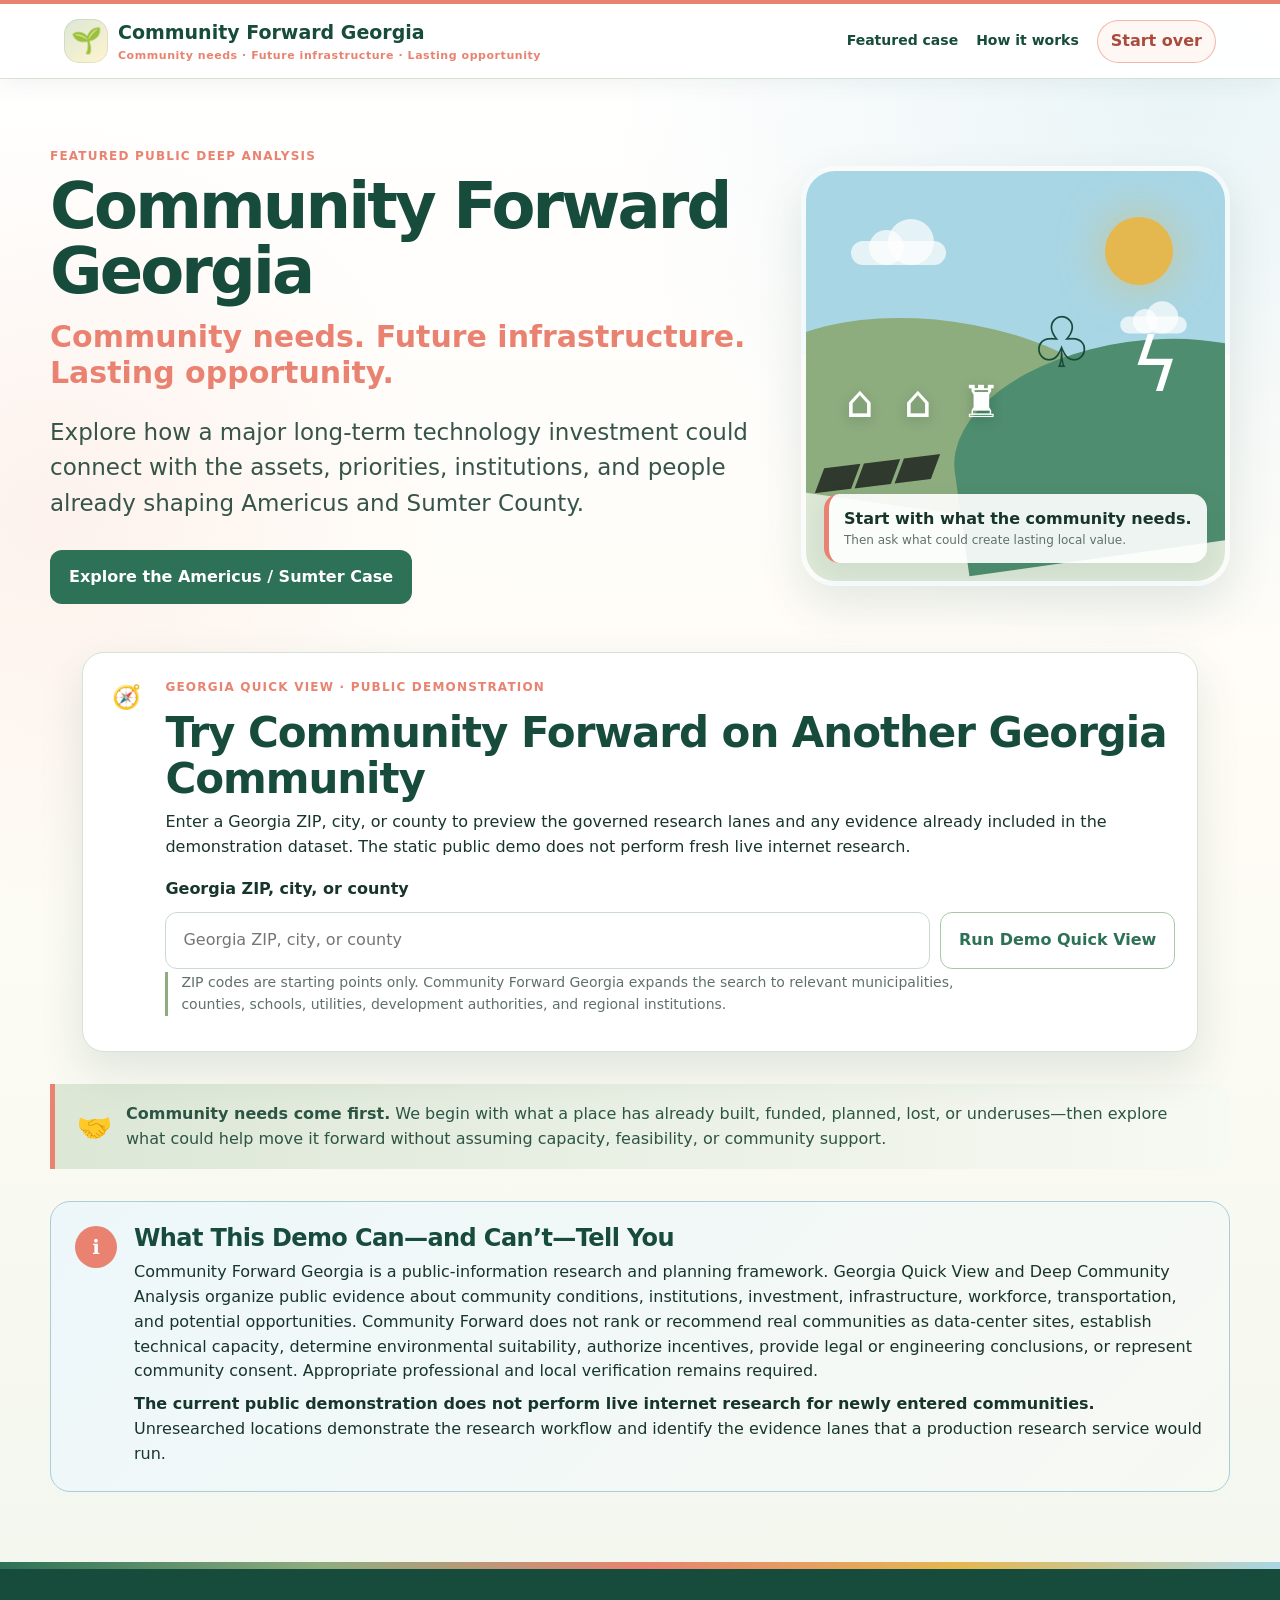
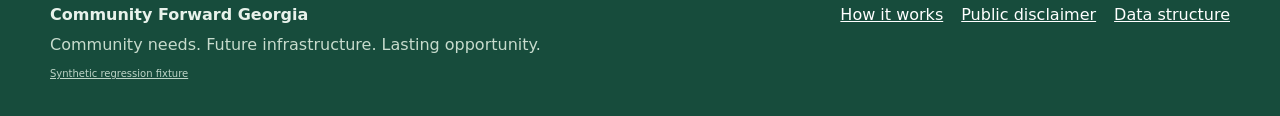
<file: index.html>
<!doctype html>
<html lang="en">
<head>
  <meta charset="utf-8">
  <meta name="viewport" content="width=device-width, initial-scale=1">
  <meta name="theme-color" content="#174c3c">
  <title>Community Forward Georgia | Public-Evidence Community Intelligence</title>
  <meta name="description" content="Explore Georgia public finances, schools, infrastructure, workforce, active community priorities, and durable opportunity—starting from a ZIP, city, or county.">
  <meta property="og:title" content="Community Forward Georgia | Americus Deep Community Analysis">
  <meta property="og:description" content="Community intelligence alongside site-selection intelligence. Explore the featured Americus / Sumter County public-evidence case.">
  <meta property="og:image" content="assets/community-forward-georgia-social-v2.png">
  <meta name="twitter:card" content="summary_large_image">
  <meta name="twitter:title" content="Community Forward Georgia | Americus Deep Community Analysis">
  <meta name="twitter:description" content="Community needs. Future infrastructure. Lasting opportunity. A public-evidence case study for Americus / Sumter County.">
  <meta name="twitter:image" content="assets/community-forward-georgia-social-v2.png">
  <link rel="stylesheet" href="styles.css">
  <script>if(['31709','31719','americus','sumter county'].includes((new URLSearchParams(location.search).get('location')||'').trim().toLowerCase()))document.documentElement.classList.add('case-route');</script>
</head>
<body>
  <a class="skip-link" href="#main-content">Skip to community profile</a>
  <header class="site-header">
    <a class="brand" href="#top" aria-label="Community Forward Georgia home"><span class="brand-mark" aria-hidden="true">🌱</span><span><strong>Community Forward Georgia</strong><small>Community needs · Future infrastructure · Lasting opportunity</small></span></a>
    <nav class="header-nav" aria-label="Primary navigation"><a href="#featured-case">Featured case</a><a href="methodology.html">How it works</a><button class="reset-button" id="reset-button" type="button">Start over</button></nav>
  </header>

  <main id="main-content">
    <section class="hero" id="top">
      <div class="hero-copy">
        <p class="eyebrow">Featured public deep analysis</p>
        <h1>Community Forward Georgia</h1>
        <p class="hero-tagline">Community needs. Future infrastructure. Lasting opportunity.</p>
        <p class="hero-subtitle">Explore how a major long-term technology investment could connect with the assets, priorities, institutions, and people already shaping Americus and Sumter County.</p>
        <button class="button button-primary hero-cta" id="americus-button" type="button">Explore the Americus / Sumter Case</button>
      </div>
      <div class="hero-art" aria-label="Illustration of a small town, farmland, rail and power infrastructure">
        <div class="sun"></div><div class="cloud cloud-one"></div><div class="cloud cloud-two"></div><div class="hill hill-one"></div><div class="hill hill-two"></div>
        <div class="rail-line"><span>▰</span><span>▰</span><span>▰</span></div><div class="town" aria-hidden="true">⌂ ⌂ ♜</div><div class="power" aria-hidden="true">ϟ</div><div class="sprout" aria-hidden="true">♧</div>
        <div class="art-caption"><strong>Start with what the community needs.</strong><span>Then ask what could create lasting local value.</span></div>
      </div>
    </section>

    <section class="product-paths" id="featured-case" aria-label="Georgia Quick View demonstration">
      <article class="product-path quick-demo-path"><span class="path-icon" aria-hidden="true">🧭</span><div class="quick-demo-copy"><p class="eyebrow">Georgia Quick View · public demonstration</p><h2>Try Community Forward on Another Georgia Community</h2><p>Enter a Georgia ZIP, city, or county to preview the governed research lanes and any evidence already included in the demonstration dataset. The static public demo does not perform fresh live internet research.</p>
        <form class="search" id="community-search">
          <label for="search-input">Georgia ZIP, city, or county</label>
          <div class="search-row"><input id="search-input" name="location" type="search" placeholder="Georgia ZIP, city, or county" autocomplete="postal-code"><button class="button button-secondary" type="submit">Run Demo Quick View</button></div>
          <p class="search-help geography-help" id="search-help">ZIP codes are starting points only. Community Forward Georgia expands the search to relevant municipalities, counties, schools, utilities, development authorities, and regional institutions.</p>
        </form>
      </div></article>
    </section>

    <section class="principle-strip" aria-label="Research principle"><span class="principle-icon" aria-hidden="true">🤝</span><p><strong>Community needs come first.</strong> We begin with what a place has already built, funded, planned, lost, or underuses—then explore what could help move it forward without assuming capacity, feasibility, or community support.</p></section>
    <section class="live-notice" id="live-notice" hidden aria-live="polite"><div><strong id="live-notice-title">Researching… Demo</strong><p id="live-notice-copy">Community Forward is resolving the community and showing the research lanes that would be used in a live analysis.</p></div><span class="badge status-requires" id="live-notice-badge">Demo</span></section>

    <section class="quick-view" id="quick-view" hidden aria-live="polite">
      <div class="quick-view-heading"><div><p class="eyebrow"><span class="section-symbol" aria-hidden="true">⚡</span> Public workflow demonstration</p><h2 id="quick-view-title">Researching… Demo</h2><p id="quick-view-summary">Community Forward is resolving the community and showing the research lanes that would be used in a live analysis.</p><p class="demo-disclosure" id="quick-demo-disclosure"><strong>Public demo:</strong> Live research services are not connected yet. This preview shows the governed research workflow and any evidence already included in the demonstration dataset.</p></div><span class="badge status-requires" id="quick-view-state">Workflow preview</span></div>
      <div class="research-progress" id="research-progress" aria-label="Quick-view research progress"></div>
      <div class="quick-identity" id="quick-identity"></div>
      <div class="quick-view-grid">
        <article class="quick-panel quick-panel-wide"><p class="eyebrow">🗳️ Capital priorities</p><h3>What Residents Are Being Asked to Fund</h3><div id="quick-funding"></div></article>
        <article class="quick-panel"><p class="eyebrow">🏛️ Operating picture</p><h3>How Local Government Pays for Operations</h3><div id="quick-operations"></div></article>
        <article class="quick-panel"><p class="eyebrow">📑 Audits and budgets</p><h3>Public Financial Baseline</h3><div id="quick-financials"></div></article>
        <article class="quick-panel"><p class="eyebrow">💧 Community-owned systems</p><h3>Utility Strength &amp; Community Benefit</h3><div id="quick-utilities"></div></article>
        <article class="quick-panel quick-panel-wide"><p class="eyebrow">🧩 Community conditions</p><h3>Community Conditions &amp; Active Priorities</h3><div class="signal-list" id="quick-conditions"></div></article>
        <article class="quick-panel quick-panel-wide"><p class="eyebrow">📰 Current context</p><h3>Recent Community Signals</h3><div class="signal-list" id="quick-signals"></div></article>
        <article class="quick-panel"><p class="eyebrow">🎓 Belonging and pathways</p><h3>Schools &amp; Youth</h3><div id="quick-schools"></div></article>
        <article class="quick-panel"><p class="eyebrow">🚆 Systems beyond one ZIP</p><h3>Infrastructure Signals</h3><div id="quick-infrastructure"></div></article>
        <article class="quick-panel"><p class="eyebrow">🌟 Strengths to build from</p><h3>What This Community Already Has Going for It</h3><div id="quick-assets"></div></article>
        <article class="quick-panel"><p class="eyebrow">🔗 Next questions</p><h3>Early Opportunity Signals</h3><div id="quick-opportunities"></div></article>
        <article class="quick-panel quick-panel-wide source-path-panel"><p class="eyebrow">📚 Public evidence</p><h3>Sources, Discovery Paths &amp; Unknowns</h3><div id="quick-sources"></div></article>
      </div>
    </section>

    <section class="americus-profile" id="americus-deep-profile" hidden aria-live="polite">
      <div class="americus-profile-head">
        <div><p class="eyebrow"><span class="section-symbol" aria-hidden="true">🌿</span> Featured public case study</p><h2>A Major Opportunity Is Taking Shape in Americus / Sumter</h2><p>Liberty’s proposed technology campus could bring substantial private investment, new employment, and long-term infrastructure activity. Community Forward explores how that opportunity could connect with the assets, priorities, and people already shaping the region.</p></div>
      </div>
      <nav class="americus-section-nav" id="americus-section-nav" aria-label="Americus profile sections"></nav>
      <div class="americus-section-stack" id="americus-section-stack"></div>
    </section>

    <section class="profile" id="profile" aria-live="polite">
      <div class="profile-heading"><div><p class="eyebrow"><span class="section-symbol" aria-hidden="true">📍</span> Community at a Glance</p><h2 id="community-name">Pinehaven County, Georgia</h2><p class="classification" id="classification">Industrial reuse candidate requiring utility confirmation</p></div><span class="badge badge-synthetic" id="profile-badge">Synthetic Demonstration - Fictional County</span></div>
      <div class="profile-grid"><article class="summary-card"><span>Population</span><strong id="population">11,420</strong></article><article class="summary-card"><span>County / municipality</span><strong id="geography">Pinehaven County / Cedar Crossing</strong></article><article class="summary-card"><span>Utility provider</span><strong id="utility">Pinehaven Electric Cooperative</strong></article><article class="summary-card"><span>Rail operator</span><strong id="rail">Pinehaven & Gulf Short Line</strong></article><article class="summary-card"><span>Infrastructure signal</span><strong id="signal">Planned 230 kV reinforcement</strong></article><article class="summary-card"><span>Confidence</span><strong id="confidence">Synthetic demonstration</strong></article></div>
      <div class="evidence-key" aria-label="Evidence labels"><span class="badge status-documented">Documented</span><span class="badge status-reported">Reported</span><span class="badge status-inferred">Inferred</span><span class="badge status-potential">Potential</span><span class="badge status-insufficient">Insufficient Evidence</span><span class="badge status-requires">Requires Verification</span><span class="badge status-cached">Cached / previously validated</span></div>
    </section>

    <section class="geography-panel" id="geography-resolver">
      <div class="section-heading"><div><p class="eyebrow"><span class="section-symbol" aria-hidden="true">🧭</span> How This Place Connects</p><h2>One search, the wider community picture</h2><p>Postal boundaries are only a starting point. Utilities, schools, rail, and economic activity often connect a larger service area.</p></div><span class="badge status-cached" id="research-control">CACHED</span></div>
      <div class="geography-grid"><article><span>Search Geography</span><strong id="search-geography">Pinehaven example</strong></article><article class="service-geography"><span>Infrastructure Service Geography</span><strong id="service-geography">County, utility, school, rail and development relationships</strong></article></div>
      <div class="geography-chain" id="geography-chain"></div><div class="relationship-tags" id="relationship-tags"></div>
    </section>

    <section class="narrative-section" id="community-intelligence"><div class="section-heading"><div><p class="eyebrow"><span class="section-symbol" aria-hidden="true">🌱</span> Start With the Community</p><h2>What matters here—before any score</h2><p>Begin with documented needs, what residents are funding, and what the community already has.</p></div></div><div class="narrative-stack" id="narrative-stack"></div></section>

    <section class="system-layers" aria-label="Fiscal, utility and capital layers">
      <article class="layer-panel"><p class="eyebrow"><span class="section-symbol" aria-hidden="true">🪙</span> Local funding picture</p><h2>How Local Dollars Work</h2><div id="fiscal-layer"></div></article>
      <article class="layer-panel utility-layer"><p class="eyebrow"><span class="section-symbol" aria-hidden="true">💧</span> Community-owned systems</p><h2>Utilities & Household Impact</h2><div id="enterprise-layer"></div></article>
      <article class="layer-panel"><p class="eyebrow"><span class="section-symbol" aria-hidden="true">🧩</span> Funding possibilities</p><h2>How Funding Could Stack</h2><div id="capital-match-layer"></div></article>
      <article class="layer-panel"><p class="eyebrow"><span class="section-symbol" aria-hidden="true">🔎</span> Questions for later study</p><h2>Ideas That Need More Study</h2><div id="future-research-layer"></div></article>
    </section>

    <section class="score-section" id="scorecard"><div class="section-heading"><div><p class="eyebrow"><span class="section-symbol" aria-hidden="true">📊</span> Separate signals</p><h2>Signals at a Glance</h2><p>No single ranking. Select any signal to see what it means.</p></div><span class="info-chip" data-tooltip="Community Risk runs in the opposite direction: a higher score means greater risk.">Why separate signals?</span></div><div class="score-grid" id="score-grid"></div></section>

    <section class="research-dashboard">
      <div class="dashboard-intro"><div><p class="eyebrow"><span class="section-symbol" aria-hidden="true">🗂️</span> Follow the evidence</p><h2>Dig Into the Details</h2><p>Open any card to see the signal, its limits, and what still needs confirmation.</p></div><div class="filters" role="group" aria-label="Filter research cards"><button class="filter-button is-active" type="button" data-filter="all" aria-pressed="true">Everything</button><button class="filter-button" type="button" data-filter="current" aria-pressed="false">What’s here</button><button class="filter-button" type="button" data-filter="future" aria-pressed="false">What’s coming</button><button class="filter-button" type="button" data-filter="needs" aria-pressed="false">Community needs</button><button class="filter-button" type="button" data-filter="verification" aria-pressed="false">Needs checking</button></div></div>
      <div class="dashboard-layout"><nav class="section-nav" id="section-nav" aria-label="Community profile sections"></nav><div class="research-grid" id="research-grid"></div></div>
    </section>

    <section class="pathway-section" id="pathway"><div class="section-heading"><div><p class="eyebrow"><span class="section-symbol" aria-hidden="true">🎓</span> Learning to local opportunity</p><h2>Building a Path From School to Local Careers</h2><p>Elementary exposure → middle-school belonging + creation → CTAE → 9th-grade bridge → dual enrollment → college/credentials → paid work → local technology employment</p></div></div><div class="pathway" id="pathway-flow"></div></section>

    <section class="hub-section" id="hub"><div class="hub-copy"><p class="eyebrow"><span class="section-symbol" aria-hidden="true">🛠️</span> A Pinehaven idea to explore</p><h2>A Place to Belong, Build & Create</h2><p>The Pinehaven Teen & Technology Hub is a synthetic idea tied to a documented gap—not a promise of social outcomes.</p><div class="hub-tags"><span>Roller skating</span><span>Social space</span><span>Arts & music</span><span>Robotics</span><span>VR/AR creation</span><span>AI & coding</span><span>Digital design</span><span>Electronics</span><span>Maker lab</span><span>Mentoring</span></div></div><div class="hub-controls"><h3>What makes it sustainable</h3><ul><li>Reuse existing buildings before new construction</li><li>Transportation and safe access</li><li>Qualified staff and safeguarding</li><li>Curriculum and technical instructors</li><li>Maintenance and equipment replacement</li><li>Recurring operating support</li><li>Measurable, non-causal outcomes</li></ul></div></section>

    <section class="opportunity-section" id="opportunities"><div class="section-heading"><div><p class="eyebrow"><span class="section-symbol" aria-hidden="true">🔗</span> Community opportunity connections</p><h2>Where Could Investment Help With Something Already Needed?</h2><p>Every connection starts with an existing community condition and ends with a clear verification step.</p></div></div><div class="opportunity-grid" id="opportunity-grid"></div></section>

    <section class="legacy-section" id="legacy"><div class="section-heading"><div><p class="eyebrow"><span class="section-symbol" aria-hidden="true">🌳</span> A generation from now</p><h2>What Could Still Be Here in 30 Years?</h2><p>Potential long-term outcomes—not guarantees.</p></div><div class="legacy-switch" role="group" aria-label="Choose legacy horizon"><button type="button" data-horizon="10">10 years</button><button type="button" data-horizon="20">20 years</button><button class="is-active" type="button" data-horizon="30">30 years</button></div></div><div class="legacy-grid" id="legacy-grid"></div></section>

    <section class="sources-section" id="sources"><div><p class="eyebrow"><span class="section-symbol" aria-hidden="true">📚</span> Open and transparent</p><h2>Where the Evidence Comes From</h2><p>Pinehaven uses explicitly fictional demonstration sources. A real preview would retain direct public links, source dates, retrieval dates, evidence excerpts, conflicts, and human-review flags.</p></div><div class="source-list" id="source-list"></div></section>

    <section class="disclaimer" id="disclaimer"><div class="disclaimer-icon" aria-hidden="true">ℹ</div><div><h2>What This Demo Can—and Can’t—Tell You</h2><p>Community Forward Georgia is a public-information research and planning framework. Georgia Quick View and Deep Community Analysis organize public evidence about community conditions, institutions, investment, infrastructure, workforce, transportation, and potential opportunities. Community Forward does not rank or recommend real communities as data-center sites, establish technical capacity, determine environmental suitability, authorize incentives, provide legal or engineering conclusions, or represent community consent. Appropriate professional and local verification remains required.</p><p><strong>The current public demonstration does not perform live internet research for newly entered communities.</strong> Unresearched locations demonstrate the research workflow and identify the evidence lanes that a production research service would run.</p></div></section>
  </main>

  <footer><div><strong>Community Forward Georgia</strong><p>Community needs. Future infrastructure. Lasting opportunity.</p><button class="footer-fixture-link" id="pinehaven-button" type="button">Synthetic regression fixture</button></div><div><a href="methodology.html">How it works</a><a href="DISCLAIMER.md">Public disclaimer</a><a href="data/real-location-response-schema.json">Data structure</a></div></footer>

  <dialog id="score-dialog" aria-labelledby="score-dialog-title"><button class="dialog-close" id="dialog-close" type="button" aria-label="Close score explanation">×</button><p class="eyebrow">Score explanation</p><h2 id="score-dialog-title"></h2><div id="score-dialog-body"></div></dialog>
  <div class="toast" id="toast" role="status" aria-live="polite"></div>
  <script src="app.js"></script>
</body>
</html>
</file>
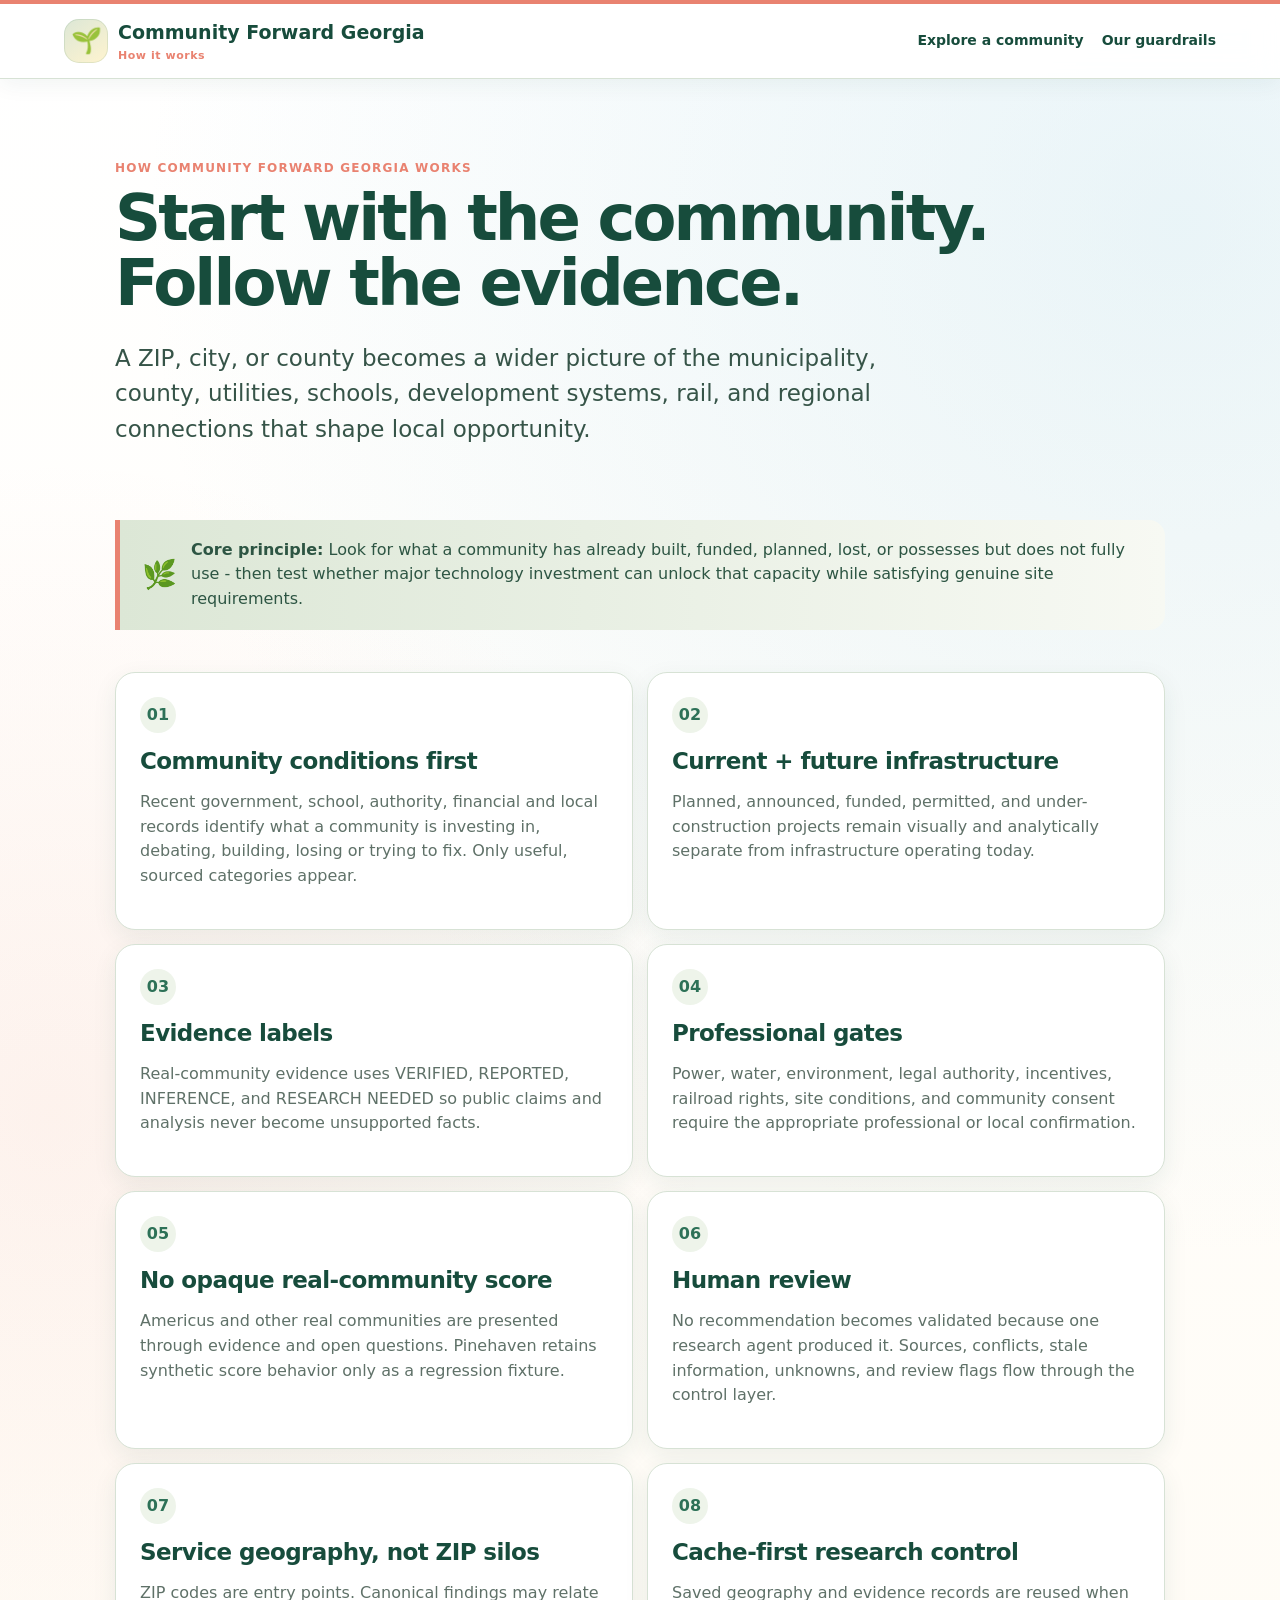
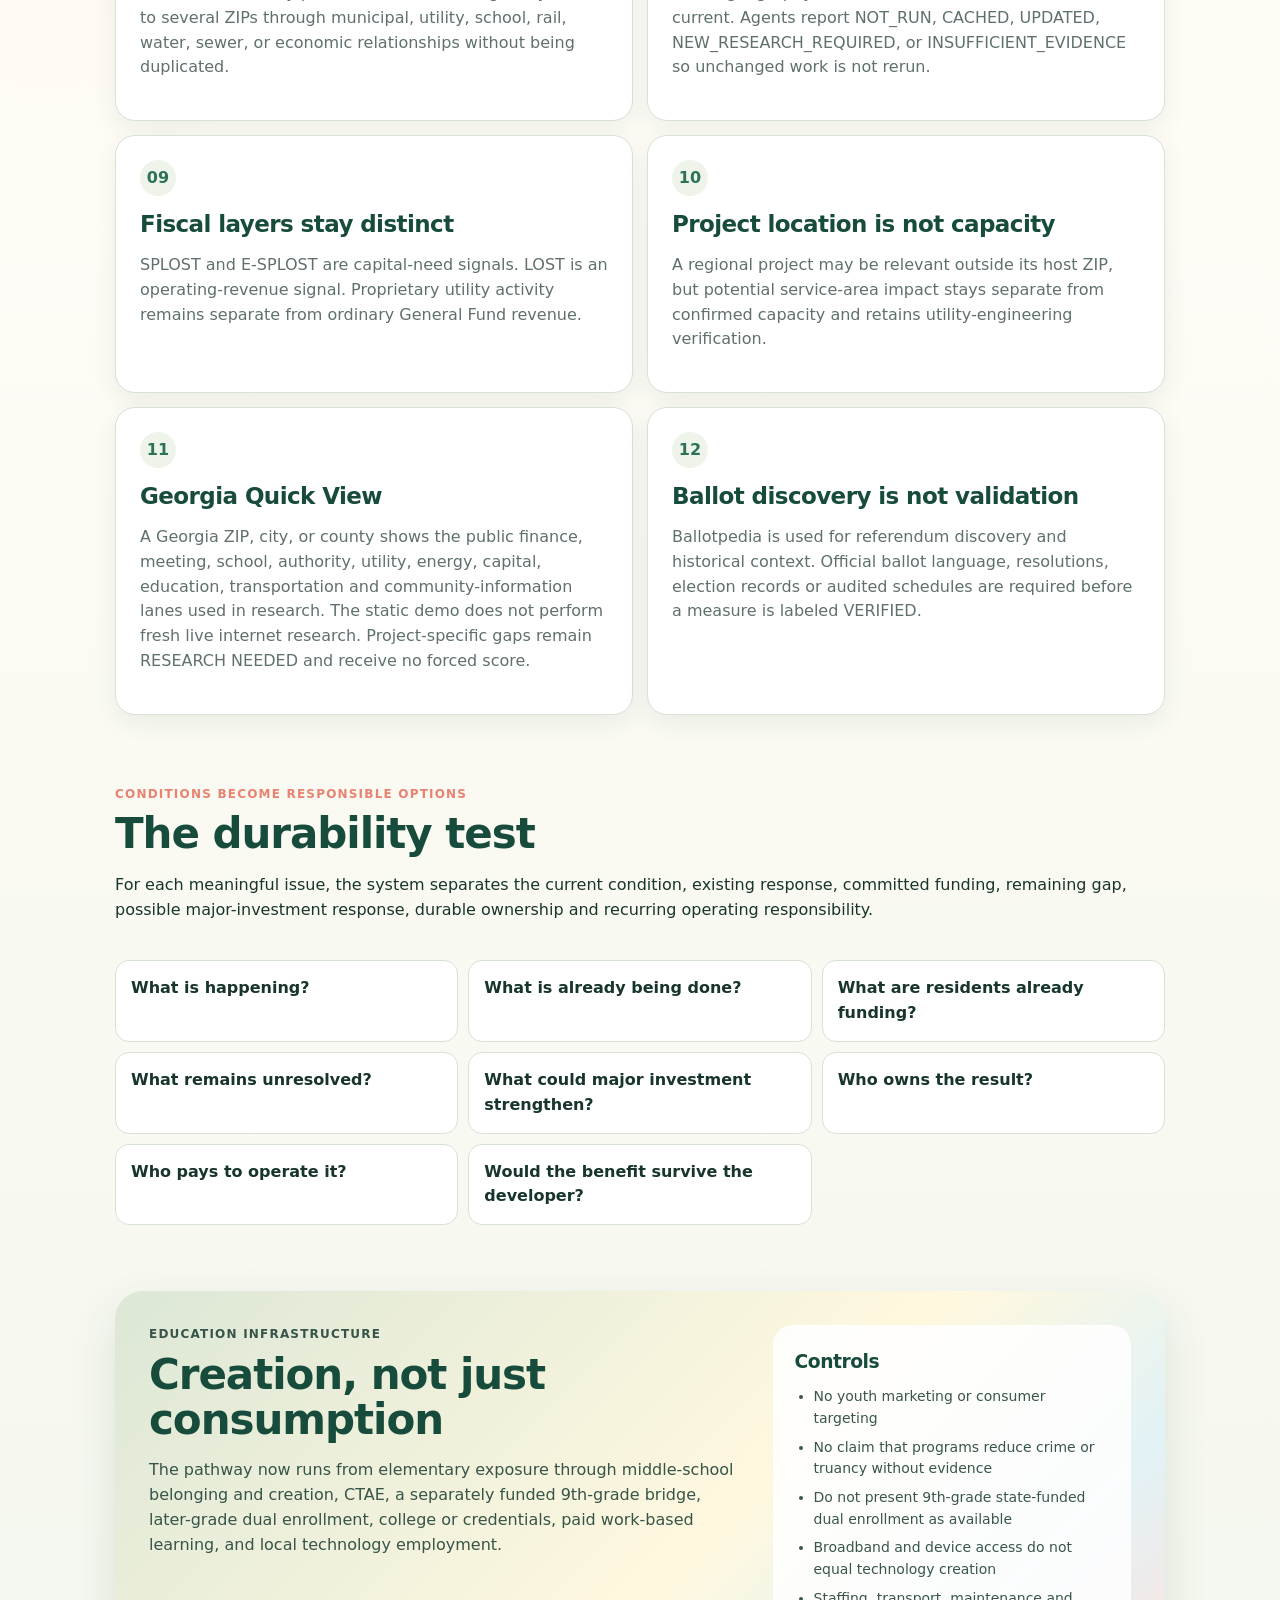
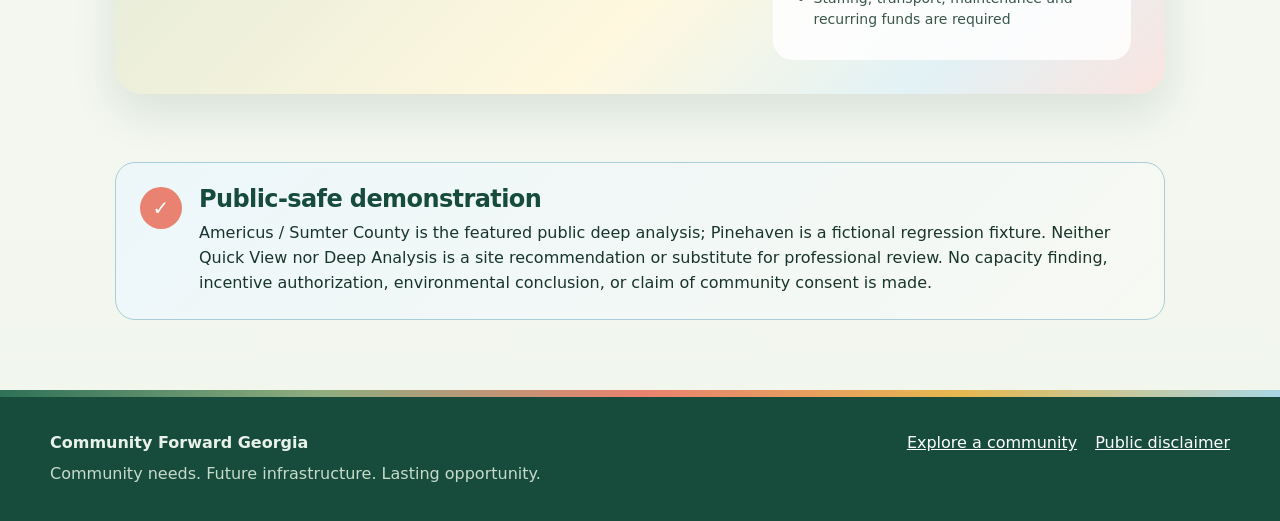
<file: methodology.html>
<!doctype html>
<html lang="en">
<head><meta charset="utf-8"><meta name="viewport" content="width=device-width,initial-scale=1"><title>How It Works | Community Forward Georgia</title><meta name="description" content="How Community Forward Georgia connects community needs, public evidence, infrastructure, and lasting local value."><link rel="stylesheet" href="styles.css"></head>
<body>
  <header class="site-header"><a class="brand" href="index.html"><span class="brand-mark">🌱</span><span><strong>Community Forward Georgia</strong><small>How it works</small></span></a><nav class="header-nav"><a href="index.html">Explore a community</a><a href="#controls">Our guardrails</a></nav></header>
  <main class="methodology-page">
    <section class="method-hero"><p class="eyebrow">How Community Forward Georgia works</p><h1>Start with the community. Follow the evidence.</h1><p class="hero-subtitle">A ZIP, city, or county becomes a wider picture of the municipality, county, utilities, schools, development systems, rail, and regional connections that shape local opportunity.</p></section>
    <section class="principle-strip"><span class="principle-icon">🌿</span><p><strong>Core principle:</strong> Look for what a community has already built, funded, planned, lost, or possesses but does not fully use - then test whether major technology investment can unlock that capacity while satisfying genuine site requirements.</p></section>
    <section class="method-grid" id="controls">
      <article><span>01</span><h2>Community conditions first</h2><p>Recent government, school, authority, financial and local records identify what a community is investing in, debating, building, losing or trying to fix. Only useful, sourced categories appear.</p></article>
      <article><span>02</span><h2>Current + future infrastructure</h2><p>Planned, announced, funded, permitted, and under-construction projects remain visually and analytically separate from infrastructure operating today.</p></article>
      <article><span>03</span><h2>Evidence labels</h2><p>Real-community evidence uses VERIFIED, REPORTED, INFERENCE, and RESEARCH NEEDED so public claims and analysis never become unsupported facts.</p></article>
      <article><span>04</span><h2>Professional gates</h2><p>Power, water, environment, legal authority, incentives, railroad rights, site conditions, and community consent require the appropriate professional or local confirmation.</p></article>
      <article><span>05</span><h2>No opaque real-community score</h2><p>Americus and other real communities are presented through evidence and open questions. Pinehaven retains synthetic score behavior only as a regression fixture.</p></article>
      <article><span>06</span><h2>Human review</h2><p>No recommendation becomes validated because one research agent produced it. Sources, conflicts, stale information, unknowns, and review flags flow through the control layer.</p></article>
      <article><span>07</span><h2>Service geography, not ZIP silos</h2><p>ZIP codes are entry points. Canonical findings may relate to several ZIPs through municipal, utility, school, rail, water, sewer, or economic relationships without being duplicated.</p></article>
      <article><span>08</span><h2>Cache-first research control</h2><p>Saved geography and evidence records are reused when current. Agents report NOT_RUN, CACHED, UPDATED, NEW_RESEARCH_REQUIRED, or INSUFFICIENT_EVIDENCE so unchanged work is not rerun.</p></article>
      <article><span>09</span><h2>Fiscal layers stay distinct</h2><p>SPLOST and E-SPLOST are capital-need signals. LOST is an operating-revenue signal. Proprietary utility activity remains separate from ordinary General Fund revenue.</p></article>
      <article><span>10</span><h2>Project location is not capacity</h2><p>A regional project may be relevant outside its host ZIP, but potential service-area impact stays separate from confirmed capacity and retains utility-engineering verification.</p></article>
      <article><span>11</span><h2>Georgia Quick View</h2><p>A Georgia ZIP, city, or county shows the public finance, meeting, school, authority, utility, energy, capital, education, transportation and community-information lanes used in research. The static demo does not perform fresh live internet research. Project-specific gaps remain RESEARCH NEEDED and receive no forced score.</p></article>
      <article><span>12</span><h2>Ballot discovery is not validation</h2><p>Ballotpedia is used for referendum discovery and historical context. Official ballot language, resolutions, election records or audited schedules are required before a measure is labeled VERIFIED.</p></article>
    </section>
    <section class="score-section"><div class="section-heading"><div><p class="eyebrow">Conditions become responsible options</p><h2>The durability test</h2><p>For each meaningful issue, the system separates the current condition, existing response, committed funding, remaining gap, possible major-investment response, durable ownership and recurring operating responsibility.</p></div></div><div class="method-list"><p>What is happening?</p><p>What is already being done?</p><p>What are residents already funding?</p><p>What remains unresolved?</p><p>What could major investment strengthen?</p><p>Who owns the result?</p><p>Who pays to operate it?</p><p>Would the benefit survive the developer?</p></div></section>
    <section class="hub-section"><div class="hub-copy"><p class="eyebrow">Education infrastructure</p><h2>Creation, not just consumption</h2><p>The pathway now runs from elementary exposure through middle-school belonging and creation, CTAE, a separately funded 9th-grade bridge, later-grade dual enrollment, college or credentials, paid work-based learning, and local technology employment.</p></div><div class="hub-controls"><h3>Controls</h3><ul><li>No youth marketing or consumer targeting</li><li>No claim that programs reduce crime or truancy without evidence</li><li>Do not present 9th-grade state-funded dual enrollment as available</li><li>Broadband and device access do not equal technology creation</li><li>Staffing, transport, maintenance and recurring funds are required</li></ul></div></section>
    <section class="disclaimer"><div class="disclaimer-icon">✓</div><div><h2>Public-safe demonstration</h2><p>Americus / Sumter County is the featured public deep analysis; Pinehaven is a fictional regression fixture. Neither Quick View nor Deep Analysis is a site recommendation or substitute for professional review. No capacity finding, incentive authorization, environmental conclusion, or claim of community consent is made.</p></div></section>
  </main>
  <footer><div><strong>Community Forward Georgia</strong><p>Community needs. Future infrastructure. Lasting opportunity.</p></div><div><a href="index.html">Explore a community</a><a href="DISCLAIMER.md">Public disclaimer</a></div></footer>
</body>
</html>
</file>
<file: styles.css>
:root{--forest:#174c3c;--green:#2d7157;--green-2:#4e8d6f;--leaf:#8ead7f;--sage:#dce7d6;--mint:#eef4ea;--cream:#fff9ee;--coral:#e98270;--gold:#e5b84f;--yellow:#e5b84f;--sky:#a9d6e5;--ink:#18352b;--muted:#5f7168;--line:#d7e2d5;--white:#fff;--danger:#9b4a42;--orange:#a66c22;--blue:#2b7185;--shadow:0 18px 45px rgba(23,76,60,.12);--shadow-small:0 8px 24px rgba(23,76,60,.08)}
[hidden]{display:none!important}
*{box-sizing:border-box}html{scroll-behavior:smooth}body{margin:0;background:radial-gradient(circle at 92% 6%,rgba(169,214,229,.25),transparent 28%),radial-gradient(circle at 4% 30%,rgba(233,130,112,.09),transparent 23%),linear-gradient(180deg,#fff 0,#fffcf6 44%,#f1f6ed 100%);color:var(--ink);font:16px/1.55 Inter,ui-sans-serif,system-ui,-apple-system,BlinkMacSystemFont,"Segoe UI",sans-serif}button,input{font:inherit}a{color:var(--green)}button:focus-visible,a:focus-visible,input:focus-visible,summary:focus-visible{outline:3px solid rgba(233,130,112,.38);outline-offset:3px}.skip-link{position:absolute;left:18px;top:-80px;z-index:100;background:var(--forest);color:#fff;padding:10px 14px;border-radius:8px}.skip-link:focus{top:12px}
.site-header{position:sticky;top:0;z-index:20;display:flex;align-items:center;justify-content:space-between;gap:24px;padding:14px clamp(20px,5vw,72px);background:rgba(255,255,255,.95);border-top:4px solid var(--coral);border-bottom:1px solid var(--line);box-shadow:0 5px 22px rgba(23,76,60,.06);backdrop-filter:blur(14px)}.brand{display:flex;align-items:center;gap:10px;color:var(--forest);text-decoration:none}.brand-mark{display:grid;place-items:center;width:44px;height:44px;border-radius:15px;background:linear-gradient(145deg,var(--sage),#fff4cf);color:var(--green);font-size:25px;box-shadow:inset 0 0 0 1px rgba(45,113,87,.12)}.brand strong{display:block;font-size:19px}.brand small{display:block;color:var(--coral);font-size:11px;font-weight:800;letter-spacing:.05em}.header-nav{display:flex;align-items:center;gap:18px}.header-nav a{color:var(--forest);font-size:14px;font-weight:750;text-decoration:none}.header-nav a:hover{color:var(--coral)}.reset-button{border:1px solid rgba(233,130,112,.55);border-radius:999px;padding:8px 13px;background:#fff7f3;color:#a94c3e;font-weight:800;cursor:pointer}
main{width:min(1180px,calc(100% - 32px));margin:auto}.eyebrow{margin:0 0 8px;color:var(--coral);font-size:12px;font-weight:900;letter-spacing:.1em;text-transform:uppercase}h1,h2,h3{color:var(--forest);letter-spacing:-.025em}h1{max-width:820px;margin:0;font-size:clamp(42px,6vw,76px);line-height:1.02;letter-spacing:-.045em}h2{margin:0;font-size:clamp(28px,4vw,42px);line-height:1.08}h3{margin:0}.hero{display:grid;grid-template-columns:1.25fr .75fr;gap:36px;align-items:center;padding:68px 0 32px}.hero-subtitle{max-width:780px;margin:24px 0;color:#365448;font-size:clamp(18px,2vw,23px)}
.mode-panel{display:flex;align-items:center;gap:13px;flex-wrap:wrap;margin:26px 0 16px}.mode-label{color:var(--muted);font-size:13px;font-weight:800}.mode-switch{display:flex;padding:4px;border:1px solid var(--line);border-radius:999px;background:#f7faf6}.mode-button{border:0;border-radius:999px;padding:9px 14px;background:transparent;color:var(--muted);cursor:pointer;font-size:14px;font-weight:750}.mode-button.is-active{background:var(--green);color:#fff;box-shadow:0 4px 14px rgba(23,107,69,.2)}.search label{display:block;margin-bottom:10px;font-weight:850}.search-row{display:flex;flex-wrap:wrap;gap:10px}.search input{flex:1 1 280px;min-width:0;padding:15px 17px;border:1px solid #cbdacc;border-radius:12px;background:#fff;outline:none}.search input:focus{border-color:var(--green);box-shadow:0 0 0 4px rgba(23,107,69,.12)}.button{border-radius:12px;padding:14px 18px;border:1px solid transparent;font-weight:850;cursor:pointer}.button-primary{background:var(--green);color:#fff}.button-primary:hover{background:#0d5c37}.button-secondary{background:#fff;color:var(--green);border-color:#a9caa7}.search-help{margin:10px 0 0;color:var(--muted);font-size:14px}
.hero-art{position:relative;min-height:420px;overflow:hidden;border-radius:34px;background:linear-gradient(#bfeaf1 0 45%,#dcefc4 45% 100%);box-shadow:var(--shadow)}.sun{position:absolute;top:46px;right:52px;width:68px;height:68px;border-radius:50%;background:var(--yellow);box-shadow:0 0 45px #ffeaa4}.cloud{position:absolute;width:95px;height:24px;border-radius:999px;background:rgba(255,255,255,.7)}.cloud:after,.cloud:before{content:"";position:absolute;border-radius:50%;background:inherit}.cloud:before{width:35px;height:35px;left:18px;bottom:0}.cloud:after{width:46px;height:46px;right:12px;bottom:0}.cloud-one{left:45px;top:70px}.cloud-two{right:24px;top:142px;transform:scale(.7)}.hill{position:absolute;border-radius:50% 50% 0 0}.hill-one{left:-15%;right:20%;bottom:70px;height:190px;background:#75aa52;transform:rotate(8deg)}.hill-two{left:35%;right:-25%;bottom:30px;height:210px;background:#3f823f;transform:rotate(-8deg)}.rail-line{position:absolute;left:5px;right:0;bottom:80px;display:flex;gap:3px;color:#2f392d;font-size:64px;letter-spacing:-12px;transform:rotate(-7deg)}.town{position:absolute;left:40px;bottom:145px;color:#fff;font-size:44px;letter-spacing:8px;text-shadow:0 3px 12px rgba(19,59,43,.3)}.power{position:absolute;right:45px;bottom:158px;color:#fff;font-size:75px}.sprout{position:absolute;right:132px;top:118px;color:var(--forest);font-size:70px}.art-caption{position:absolute;left:18px;right:18px;bottom:18px;padding:13px 15px;border-radius:15px;background:rgba(255,255,255,.9);box-shadow:var(--shadow-small)}.art-caption strong,.art-caption span{display:block}.art-caption span{color:var(--muted);font-size:12px}
.principle-strip{display:flex;gap:14px;align-items:center;margin:18px 0 28px;padding:18px 22px;border-left:5px solid var(--leaf);border-radius:0 16px 16px 0;background:var(--mint);color:#2d5543}.principle-strip p{margin:0}.principle-icon{font-size:28px}.live-notice{display:flex;align-items:center;justify-content:space-between;gap:18px;margin:22px 0;padding:18px 20px;border:1px solid #efca7f;border-radius:16px;background:#fff7df}.live-notice p{margin:3px 0 0;color:#6d5b2c}
.profile,.score-section,.pathway-section,.opportunity-section,.sources-section{margin:32px 0 66px}.profile{padding:28px;border:1px solid var(--line);border-radius:24px;background:rgba(255,255,255,.92);box-shadow:var(--shadow)}.profile-heading,.section-heading,.dashboard-intro{display:flex;justify-content:space-between;align-items:flex-start;gap:18px;margin-bottom:22px}.classification{margin:8px 0 0;color:var(--muted)}.badge{display:inline-flex;align-items:center;padding:7px 10px;border-radius:999px;font-size:11px;font-weight:850;line-height:1.2}.badge-synthetic{background:#fff0b8;color:#6f5510}.badge-live{background:#dff3f7;color:#17596b}.status-documented{background:#def2e2;color:#17613a}.status-reported{background:#e6effc;color:#315e88}.status-potential{background:#fff0c9;color:#7a5d10}.status-insufficient,.status-research-needed{background:#edf0ee;color:#53625a}.status-requires{background:#f9dfda;color:#873d36}.profile-grid{display:grid;grid-template-columns:repeat(3,1fr);gap:12px}.summary-card{min-height:116px;padding:18px;border:1px solid var(--line);border-radius:16px;background:#fff}.summary-card span{display:block;color:var(--muted);font-size:13px}.summary-card strong{display:block;margin-top:7px;color:var(--forest);font-size:18px;line-height:1.3}.evidence-key{display:flex;flex-wrap:wrap;gap:7px;margin-top:18px;padding-top:18px;border-top:1px solid var(--line)}
.info-chip{position:relative;padding:8px 11px;border-radius:999px;background:var(--sky);color:var(--blue);font-size:12px;font-weight:800;cursor:help}.info-chip:hover:after,.info-chip:focus:after{content:attr(data-tooltip);position:absolute;right:0;top:calc(100% + 8px);z-index:5;width:260px;padding:10px;border-radius:10px;background:var(--forest);color:#fff;font-weight:600;box-shadow:var(--shadow-small)}.score-grid{display:grid;grid-template-columns:repeat(3,1fr);gap:12px}.score-card{position:relative;overflow:hidden;min-height:150px;padding:18px;border:1px solid var(--line);border-radius:18px;background:#fff;text-align:left;cursor:pointer;box-shadow:var(--shadow-small)}.score-card:hover{transform:translateY(-2px);border-color:#a8c8a8}.score-card h3{max-width:80%;font-size:16px;line-height:1.25}.score-value{display:flex;align-items:baseline;gap:4px;margin:18px 0 8px;color:var(--green);font-size:36px;font-weight:900}.score-value small{font-size:12px}.score-value.is-empty{font-size:18px;color:var(--muted)}.score-track{height:7px;border-radius:99px;background:#e8efe7}.score-track span{display:block;height:100%;border-radius:99px;background:linear-gradient(90deg,var(--leaf),var(--green))}.score-card.risk .score-track span{background:linear-gradient(90deg,var(--yellow),#d77b35)}.score-card p{margin:10px 0 0;color:var(--muted);font-size:12px}.score-arrow{position:absolute;right:16px;top:16px;color:var(--green);font-size:20px}
.research-dashboard{margin-bottom:68px}.filters{display:flex;gap:8px;flex-wrap:wrap}.filter-button{border:1px solid #b9d2bb;border-radius:999px;padding:8px 12px;background:#fff;color:var(--green);font-size:13px;font-weight:800;cursor:pointer}.filter-button.is-active{background:var(--forest);color:#fff;border-color:var(--forest)}.dashboard-layout{display:grid;grid-template-columns:220px 1fr;gap:20px;align-items:start}.section-nav{position:sticky;top:88px;padding:10px;border:1px solid var(--line);border-radius:18px;background:#fff;box-shadow:var(--shadow-small)}.section-nav a{display:flex;align-items:center;gap:9px;padding:9px 10px;border-radius:10px;color:#365448;font-size:13px;font-weight:700;text-decoration:none}.section-nav a:hover{background:var(--mint);color:var(--green)}.research-grid{display:grid;grid-template-columns:repeat(2,1fr);gap:14px}.research-card{scroll-margin-top:100px;border:1px solid var(--line);border-radius:20px;background:#fff;box-shadow:var(--shadow-small);overflow:hidden}.research-card.is-prominent{border-color:#a6caa5}.research-card[hidden]{display:none}.card-button{display:grid;grid-template-columns:auto 1fr auto;gap:12px;align-items:center;width:100%;padding:19px;border:0;background:transparent;text-align:left;cursor:pointer}.card-icon{display:grid;place-items:center;width:42px;height:42px;border-radius:13px;background:var(--mint);font-size:21px}.card-button strong{display:block;font-size:17px;color:var(--forest)}.card-button small{display:block;margin-top:3px;color:var(--muted);line-height:1.35}.chevron{color:var(--green);font-size:20px;transition:transform .2s}.research-card.is-open .chevron{transform:rotate(45deg)}.card-body{display:none;padding:0 19px 19px}.research-card.is-open .card-body{display:block}.facts{display:grid;gap:8px;margin:2px 0 16px}.fact{display:grid;grid-template-columns:130px 1fr auto;gap:8px;align-items:start;padding:10px 0;border-bottom:1px solid #edf1ed}.fact-label{color:var(--muted);font-size:12px;font-weight:800}.fact-value{font-size:13px}.planned-marker{display:inline-block;margin-left:5px;padding:2px 6px;border-radius:999px;background:#e0f1f8;color:#226074;font-size:9px;font-weight:900;text-transform:uppercase}.evidence-details{margin-top:10px;border-top:1px solid var(--line);padding-top:10px}.evidence-details summary{color:var(--green);font-weight:850;cursor:pointer}.evidence-panel{display:grid;gap:9px;margin-top:10px;padding:12px;border-radius:12px;background:#f7faf6;font-size:13px}.evidence-panel p{margin:0}.evidence-panel strong{color:var(--forest)}
.pathway{display:grid;grid-template-columns:repeat(6,1fr);gap:8px}.pathway-stage{position:relative;min-height:150px;padding:15px;border-radius:16px;background:#fff;border:1px solid var(--line)}.pathway-stage:not(:last-child):after{content:"→";position:absolute;right:-13px;top:55px;z-index:2;display:grid;place-items:center;width:22px;height:22px;border-radius:50%;background:var(--cream);color:var(--green);font-weight:900}.pathway-stage strong{display:block;font-size:14px}.pathway-stage span{display:block;margin:8px 0;font-size:11px;font-weight:900;text-transform:uppercase}.pathway-stage p{margin:0;color:var(--muted);font-size:12px}.pathway-stage.gap{border-color:#e4a39b}.pathway-stage.gap span{color:var(--danger)}.pathway-stage.asset{border-color:#92c99f}.pathway-stage.asset span{color:var(--green)}.pathway-stage.weak{border-color:#e9cb85}.pathway-stage.weak span{color:var(--orange)}.pathway-stage.research{border-style:dashed}.pathway-stage.research span{color:var(--muted)}
.hub-section{display:grid;grid-template-columns:1.25fr .75fr;gap:26px;margin:32px 0 68px;padding:34px;border-radius:28px;background:linear-gradient(135deg,#e9f5e3,#fdf6d9 70%,#dff3f7);box-shadow:var(--shadow)}.hub-copy p{color:#365448}.hub-tags{display:flex;flex-wrap:wrap;gap:8px;margin-top:20px}.hub-tags span{padding:7px 10px;border-radius:999px;background:#fff;color:var(--green);font-size:12px;font-weight:800}.hub-controls{padding:22px;border-radius:20px;background:rgba(255,255,255,.85)}.hub-controls h3{margin-bottom:10px}.hub-controls ul{margin:0;padding-left:19px}.hub-controls li{margin:7px 0;color:#395649;font-size:14px}
.opportunity-grid{display:grid;grid-template-columns:repeat(2,1fr);gap:14px}.opportunity-card{padding:20px;border:1px solid var(--line);border-radius:20px;background:#fff;box-shadow:var(--shadow-small)}.opportunity-card h3{font-size:19px}.opportunity-flow{display:grid;grid-template-columns:1fr auto 1fr;gap:9px;align-items:center;margin:16px 0;padding:13px;border-radius:13px;background:var(--cream)}.opportunity-flow span{font-size:13px}.opportunity-arrow{color:var(--green);font-size:20px;font-weight:900}.opportunity-card dl{display:grid;grid-template-columns:110px 1fr;gap:6px 10px;margin:0;font-size:13px}.opportunity-card dt{color:var(--muted);font-weight:800}.opportunity-card dd{margin:0}.sources-section{display:grid;grid-template-columns:1fr 1fr;gap:24px;padding:28px;border:1px solid var(--line);border-radius:24px;background:#fff}.source-list{display:grid;gap:8px}.source-item{padding:12px;border-radius:12px;background:#f7faf6}.source-item strong,.source-item span{display:block}.source-item span{color:var(--muted);font-size:12px}.disclaimer{display:grid;grid-template-columns:auto 1fr;gap:17px;align-items:start;margin:32px 0 70px;padding:24px;border:1px solid #bbd6ba;border-radius:20px;background:#f3f9ed}.disclaimer h2{font-size:24px}.disclaimer p{margin:8px 0 0}.disclaimer-icon{display:grid;place-items:center;width:42px;height:42px;border-radius:50%;background:var(--green);color:#fff;font-size:20px;font-weight:900}
footer{display:flex;justify-content:space-between;gap:25px;padding:34px max(20px,calc((100vw - 1180px)/2));background:var(--forest);color:#e8f2eb}footer p{margin:6px 0 0;color:#c7dbcd}footer>div:last-child{display:flex;gap:18px;flex-wrap:wrap}footer a{color:#fff}dialog{width:min(520px,calc(100% - 28px));border:0;border-radius:22px;padding:28px;color:var(--ink);box-shadow:0 30px 80px rgba(0,0,0,.25)}dialog::backdrop{background:rgba(11,39,27,.55);backdrop-filter:blur(3px)}.dialog-close{position:absolute;right:15px;top:12px;border:0;background:transparent;color:var(--muted);font-size:28px;cursor:pointer}.dialog-score{font-size:42px;font-weight:900;color:var(--green)}.dialog-score.is-empty{font-size:20px;color:var(--muted)}.toast{position:fixed;right:22px;bottom:22px;z-index:40;max-width:380px;padding:13px 16px;border-radius:12px;background:var(--forest);color:#fff;box-shadow:var(--shadow);transform:translateY(120px);opacity:0;transition:.25s}.toast.is-visible{transform:translateY(0);opacity:1}
.methodology-page{width:min(1050px,calc(100% - 32px))}.method-hero{padding:80px 0 30px}.method-hero h1{max-width:none}.method-grid{display:grid;grid-template-columns:repeat(2,1fr);gap:14px;margin:42px 0 70px}.method-grid article{padding:24px;border:1px solid var(--line);border-radius:20px;background:#fff;box-shadow:var(--shadow-small)}.method-grid article>span{display:inline-grid;place-items:center;width:36px;height:36px;border-radius:50%;background:var(--mint);color:var(--green);font-weight:900}.method-grid h2{margin-top:16px;font-size:23px}.method-grid p{color:var(--muted)}.method-list{display:grid;grid-template-columns:repeat(3,1fr);gap:10px}.method-list p{margin:0;padding:15px;border:1px solid var(--line);border-radius:14px;background:#fff;font-weight:800}.method-list small{display:block;color:var(--muted);font-weight:600}
@media(max-width:980px){.score-grid{grid-template-columns:repeat(2,1fr)}.dashboard-layout{grid-template-columns:1fr}.section-nav{position:static;display:flex;overflow:auto}.section-nav a{white-space:nowrap}.pathway{grid-template-columns:repeat(3,1fr)}.pathway-stage:nth-child(3):after{display:none}}
@media(max-width:850px){.site-header{align-items:flex-start;flex-direction:column}.header-nav{width:100%;justify-content:space-between}.hero{grid-template-columns:1fr;padding-top:46px}.hero-art{min-height:300px}.profile-grid{grid-template-columns:repeat(2,1fr)}.research-grid,.opportunity-grid{grid-template-columns:1fr}.hub-section,.sources-section{grid-template-columns:1fr}}
@media(max-width:850px){.method-grid,.method-list{grid-template-columns:1fr}}
@media(min-width:851px){.brand{min-width:440px}.header-nav{margin-left:auto}}
@media(max-width:560px){main{width:min(100% - 22px,1180px)}.site-header{position:relative;padding:13px}.header-nav a{display:none}.header-nav{justify-content:flex-end}.mode-switch{width:100%;border-radius:16px}.mode-button{flex:1;padding:8px;font-size:12px}.hero{padding-top:34px}.hero-art{min-height:250px;border-radius:24px}h1{font-size:41px}.button{width:100%}.profile{padding:18px}.profile-heading,.section-heading,.dashboard-intro{flex-direction:column}.profile-grid,.score-grid{grid-template-columns:1fr}.summary-card{min-height:96px}.filters{overflow:auto;flex-wrap:nowrap;width:100%;padding-bottom:5px}.filter-button{white-space:nowrap}.research-grid{grid-template-columns:1fr}.fact{grid-template-columns:1fr}.fact .badge{justify-self:start}.pathway{grid-template-columns:1fr}.pathway-stage{min-height:0}.pathway-stage:after{display:none!important}.hub-section{padding:22px}.opportunity-flow{grid-template-columns:1fr}.opportunity-arrow{transform:rotate(90deg)}footer{flex-direction:column}}

.status-evidence-backed-opportunity{background:#def2e2;color:#17613a}

/* Incremental geography, fiscal, utility-enterprise and legacy layers */
h1{font-size:clamp(40px,5vw,68px)}
.geography-help{max-width:850px;padding-left:13px;border-left:3px solid var(--leaf)}
.status-inferred{background:#eee8f8;color:#65458a}.status-cached,.status-cached--previously-validated{background:#dff3f7;color:#17596b}.status-new-research-required,.status-not-run,.status-updated{background:#edf0ee;color:#53625a}.status-eligibility-requires-verification,.status-future-research--requires-engineering-study{background:#f9dfda;color:#873d36}
.geography-panel,.narrative-section,.legacy-section{margin:34px 0 66px}.geography-panel{padding:28px;border:1px solid #b9d2bb;border-radius:24px;background:linear-gradient(135deg,#fff,#f0f7ec);box-shadow:var(--shadow)}.geography-grid{display:grid;grid-template-columns:.8fr 1.2fr;gap:12px}.geography-grid article{padding:17px;border:1px solid var(--line);border-radius:15px;background:#fff}.geography-grid span,.geography-chain span{display:block;color:var(--muted);font-size:11px;font-weight:850;text-transform:uppercase;letter-spacing:.05em}.geography-grid strong{display:block;margin-top:6px;color:var(--forest);font-size:18px}.service-geography{border-left:4px solid var(--blue)!important}.geography-chain{display:flex;align-items:stretch;gap:6px;overflow:auto;margin-top:15px;padding-bottom:7px}.geography-chain article{flex:0 0 150px;padding:12px;border-radius:12px;background:#fff}.geography-chain strong{display:block;margin-top:6px;font-size:12px;line-height:1.35}.chain-arrow{align-self:center!important;color:var(--green)!important;font-size:18px!important}.relationship-tags{display:flex;flex-wrap:wrap;gap:7px;margin-top:12px}.relationship-tags span{padding:6px 9px;border-radius:999px;background:var(--mint);color:var(--green);font-size:11px;font-weight:850}.service-project{display:grid;grid-template-columns:.65fr 1.35fr;gap:20px;margin-top:18px;padding:20px;border-radius:18px;background:var(--forest);color:#e8f2eb}.service-project h3{margin-top:10px;color:#fff}.service-project dl{display:grid;grid-template-columns:170px 1fr;gap:7px 11px;margin:0;font-size:12px}.service-project dt{color:#acd0b8;font-weight:850}.service-project dd{margin:0}
.narrative-stack{display:grid;gap:10px}.narrative-row{display:grid;grid-template-columns:260px 1fr;gap:18px;padding:17px;border:1px solid var(--line);border-radius:18px;background:#fff;box-shadow:var(--shadow-small)}.narrative-title{display:flex;align-items:flex-start;gap:11px}.narrative-title>span{display:grid;place-items:center;flex:0 0 34px;height:34px;border-radius:50%;background:var(--mint);color:var(--green);font-size:11px;font-weight:900}.narrative-title h3{font-size:19px;line-height:1.25}.narrative-items{display:grid;grid-template-columns:repeat(3,1fr);gap:9px}.narrative-items>div{padding:12px;border-radius:12px;background:#f7faf6}.narrative-items strong{display:block;font-size:13px}.narrative-items p{margin:5px 0 10px;color:var(--muted);font-size:12px}
.system-layers{display:grid;grid-template-columns:repeat(2,1fr);gap:15px;margin:32px 0 66px}.layer-panel{padding:23px;border:1px solid var(--line);border-radius:21px;background:#fff;box-shadow:var(--shadow-small)}.layer-panel h2{font-size:26px}.utility-layer{background:linear-gradient(145deg,#fff,#edf7f6)}.layer-item,.capital-item{display:grid;grid-template-columns:1fr auto;gap:8px 12px;margin-top:13px;padding-top:13px;border-top:1px solid var(--line)}.layer-item div,.layer-item p,.capital-item>strong,.capital-item dl{grid-column:1}.layer-item>.badge,.capital-item>.badge{grid-column:2;grid-row:1/3;align-self:start}.layer-item strong,.layer-item small{display:block}.layer-item small{color:var(--muted);font-size:11px}.layer-item p{margin:0;color:#3f5d50;font-size:12px}.capital-item dl{display:grid;grid-template-columns:130px 1fr;gap:4px 8px;margin:6px 0 0;font-size:11px}.capital-item dt{color:var(--muted);font-weight:800}.capital-item dd{margin:0}
.pathway{grid-template-columns:repeat(4,1fr)}.pathway-stage:nth-child(4):after{display:none}
.legacy-switch{display:flex;padding:4px;border:1px solid var(--line);border-radius:999px;background:#fff}.legacy-switch button{border:0;border-radius:999px;padding:8px 11px;background:transparent;color:var(--muted);font-size:12px;font-weight:850;cursor:pointer}.legacy-switch button.is-active{background:var(--forest);color:#fff}.legacy-grid{display:grid;grid-template-columns:repeat(4,1fr);gap:12px}.legacy-grid article{padding:20px;border:1px solid var(--line);border-radius:19px;background:linear-gradient(145deg,#fff,#eef6e9);box-shadow:var(--shadow-small)}.legacy-grid article>span{display:grid;place-items:center;width:31px;height:31px;border-radius:50%;background:var(--green);color:#fff;font-size:11px;font-weight:900}.legacy-grid h3{margin-top:13px;font-size:18px}.legacy-grid p{color:var(--muted);font-size:12px}
@media(max-width:980px){.narrative-items{grid-template-columns:1fr 1fr}.legacy-grid{grid-template-columns:1fr 1fr}}
@media(max-width:850px){.geography-grid,.system-layers,.service-project{grid-template-columns:1fr}.narrative-row{grid-template-columns:1fr}.service-project dl{grid-template-columns:140px 1fr}}
@media(max-width:560px){.narrative-items,.legacy-grid{grid-template-columns:1fr}.legacy-switch{width:100%}.legacy-switch button{flex:1}.service-project dl{grid-template-columns:1fr}.service-project dd{margin-bottom:7px}.system-layers{grid-template-columns:1fr}.pathway{grid-template-columns:1fr}}

/* Community Forward Georgia presentation layer */
.section-symbol{display:inline-grid;place-items:center;width:30px;height:30px;margin-right:8px;border-radius:11px;background:var(--sage);color:var(--forest);font-size:16px;vertical-align:middle}
.hero-art{border:5px solid rgba(255,255,255,.88);background:linear-gradient(var(--sky) 0 45%,var(--sage) 45% 100%)}
.sun{background:var(--gold);box-shadow:0 0 45px rgba(229,184,79,.55)}
.hill-one{background:var(--leaf)}.hill-two{background:var(--green-2)}
.art-caption{border-left:5px solid var(--coral)}
.principle-strip{border-left-color:var(--coral);background:linear-gradient(90deg,var(--sage),#f7f9f3)}
.profile{border-top:5px solid var(--gold)}
.geography-panel{border-color:#b8ceb1;background:linear-gradient(135deg,#fff,var(--sage))}
.narrative-row:nth-child(3n+1) .narrative-title>span{background:#f9ddd7;color:#914238}
.narrative-row:nth-child(3n+2) .narrative-title>span{background:#f8eac1;color:#735714}
.narrative-row:nth-child(3n) .narrative-title>span{background:#dceff5;color:#245f71}
.system-layers .layer-panel:nth-child(1){border-top:5px solid var(--gold)}
.system-layers .layer-panel:nth-child(2){border-top:5px solid var(--sky)}
.system-layers .layer-panel:nth-child(3){border-top:5px solid var(--coral)}
.system-layers .layer-panel:nth-child(4){border-top:5px solid var(--leaf)}
.score-card:nth-child(4n+1){border-top:4px solid var(--green)}
.score-card:nth-child(4n+2){border-top:4px solid var(--gold)}
.score-card:nth-child(4n+3){border-top:4px solid var(--coral)}
.score-card:nth-child(4n){border-top:4px solid var(--sky)}
.hub-section{background:linear-gradient(135deg,var(--sage),#fff8df 58%,#e2f2f6 82%,#fae4df)}
.sources-section{border-top:5px solid var(--sky)}
.disclaimer{border-color:#a9ceda;background:linear-gradient(135deg,#edf7fa,#f7f9f3)}
.disclaimer-icon{background:var(--coral)}
footer{border-top:7px solid transparent;border-image:linear-gradient(90deg,var(--green),var(--leaf),var(--coral),var(--gold),var(--sky)) 1}

/* Georgia Quick Community View */
.quick-view{margin:32px 0 68px;padding:30px;border:1px solid #b8ceb1;border-top:7px solid var(--coral);border-radius:26px;background:linear-gradient(145deg,#fff,var(--cream));box-shadow:var(--shadow)}
.quick-view-heading{display:flex;justify-content:space-between;gap:22px;align-items:flex-start;margin-bottom:20px}.quick-view-heading p{max-width:760px}.quick-view-heading>.badge{flex:0 0 auto}
.research-progress{display:grid;grid-template-columns:repeat(6,1fr);gap:8px;margin-bottom:20px}.research-progress>div{padding:12px;border-radius:13px;background:var(--sage)}.research-progress span{display:grid;place-items:center;width:25px;height:25px;margin-bottom:7px;border-radius:50%;background:var(--green);color:#fff;font-weight:900}.research-progress strong,.research-progress small{display:block}.research-progress strong{font-size:12px;line-height:1.25}.research-progress small{margin-top:5px;color:var(--muted);font-size:9px;font-weight:850;text-transform:uppercase}
.quick-identity{display:grid;grid-template-columns:repeat(3,1fr);gap:9px;margin-bottom:16px}.quick-identity article{padding:14px;border:1px solid var(--line);border-radius:14px;background:#fff}.quick-identity span,.quick-identity strong{display:block}.quick-identity span{color:var(--muted);font-size:11px;font-weight:850;text-transform:uppercase}.quick-identity strong{margin-top:5px;font-size:14px;line-height:1.35}
.quick-view-grid{display:grid;grid-template-columns:repeat(2,1fr);gap:14px}.quick-view-grid>*{min-width:0}.quick-panel{min-width:0;padding:20px;border:1px solid var(--line);border-radius:20px;background:#fff;box-shadow:var(--shadow-small);overflow-wrap:anywhere}.quick-panel-wide{grid-column:1/-1}.quick-panel h3{font-size:22px}.quick-item{display:grid;grid-template-columns:minmax(0,1fr) auto;gap:5px 10px;padding:13px 0;border-bottom:1px solid #edf1ed}.quick-item:last-child{border-bottom:0}.quick-item>p,.quick-item>small,.quick-item>dl,.quick-item>.category-tags{grid-column:1/-1}.quick-item p{margin:3px 0;color:#405a50;font-size:13px}.quick-item small{color:var(--muted);font-size:11px}.quick-item dl{display:grid;grid-template-columns:135px minmax(0,1fr);gap:5px 9px;margin:5px 0;font-size:12px}.quick-item dt{color:var(--muted);font-weight:850}.quick-item dd{margin:0}.category-tags{display:flex;flex-wrap:wrap;gap:5px}.category-tags span,.signal-category{padding:4px 7px;border-radius:999px;background:var(--sage);color:var(--forest);font-size:10px;font-weight:850}
.signal-list{display:grid;grid-template-columns:repeat(2,1fr);gap:9px;margin-top:12px}.signal-item{display:grid;grid-template-columns:auto 1fr auto;gap:9px;align-items:start;padding:13px;border-radius:14px;background:#f7faf6}.signal-item strong,.signal-item small{display:block}.signal-item small{margin-top:3px;color:var(--muted);font-size:10px}.signal-item p{margin:7px 0 0;color:#405a50;font-size:12px}.signal-category{background:#dceff5;color:#245f71}
.source-path-note{margin:12px 0;padding:15px;border-left:5px solid var(--gold);border-radius:0 13px 13px 0;background:#fff9e8}.source-path-note p{margin:4px 0 8px;color:#53625a;font-size:13px}.source-path-note a{font-weight:850}.quick-source-grid{display:grid;grid-template-columns:repeat(3,1fr);gap:8px}.quick-source-grid a{display:block;padding:12px;border:1px solid var(--line);border-radius:12px;color:var(--ink);text-decoration:none}.quick-source-grid a:hover{border-color:var(--green);background:var(--mint)}.quick-source-grid span,.quick-source-grid strong,.quick-source-grid small{display:block}.quick-source-grid span{color:var(--coral);font-size:10px;font-weight:900;text-transform:uppercase}.quick-source-grid strong{margin:5px 0;font-size:12px;line-height:1.3}.quick-source-grid small{color:var(--muted);font-size:9px}.unknown-list{margin-top:16px;padding-top:14px;border-top:1px solid var(--line)}.unknown-list ul{columns:2;margin-bottom:0;padding-left:20px}.unknown-list li{break-inside:avoid;margin:5px 0;font-size:12px}
.status-preliminary-signal{background:#f8eac1;color:#735714}.status-discovery-path-checked,.status-discovery-path-ready{background:#dceff5;color:#245f71}
@media(max-width:980px){.research-progress{grid-template-columns:repeat(3,1fr)}.quick-source-grid{grid-template-columns:repeat(2,1fr)}}
@media(max-width:700px){.quick-view{padding:18px}.quick-view-heading{flex-direction:column}.quick-view-grid,.quick-identity,.signal-list{grid-template-columns:1fr}.quick-panel-wide{grid-column:auto}.quick-source-grid{grid-template-columns:1fr}.unknown-list ul{columns:1}.quick-item dl{grid-template-columns:1fr}.research-progress{grid-template-columns:repeat(2,1fr)}}

/* Americus / Sumter real-community deep pilot */
.status-verified{background:#dcefe1;color:#155b36}.status-reported{background:#dceff5;color:#245f71}.status-inference{background:#f8eac1;color:#735714}.status-research-needed{background:#f9ddd7;color:#8a3f37}
.americus-profile{margin:34px 0 76px}.americus-profile-head{display:flex;justify-content:space-between;gap:24px;align-items:flex-start;padding:30px;border-radius:26px;background:linear-gradient(135deg,var(--forest),#245f47 62%,#35785b);color:#fff;box-shadow:var(--shadow)}.americus-profile-head h2{font-size:clamp(30px,4vw,48px);color:#fff}.americus-profile-head p{max-width:760px;color:#dce9df}.americus-profile-head .eyebrow{color:#bfe3c7}.evidence-key{display:flex;flex-wrap:wrap;gap:7px;justify-content:flex-end;min-width:250px}.americus-section-nav{position:sticky;top:88px;z-index:12;display:flex;gap:7px;overflow:auto;margin:14px 0 24px;padding:9px;border:1px solid var(--line);border-radius:16px;background:rgba(255,255,255,.94);box-shadow:var(--shadow-small);backdrop-filter:blur(8px)}.americus-section-nav a{flex:0 0 auto;padding:8px 10px;border-radius:9px;color:var(--forest);font-size:11px;font-weight:850;text-decoration:none}.americus-section-nav a:hover{background:var(--sage)}.americus-section-stack{display:grid;gap:18px}.americus-profile-section{scroll-margin-top:150px;padding:26px;border:1px solid var(--line);border-radius:23px;background:#fff;box-shadow:var(--shadow-small)}.americus-profile-section:nth-child(5n+1){border-top:5px solid var(--green)}.americus-profile-section:nth-child(5n+2){border-top:5px solid var(--coral)}.americus-profile-section:nth-child(5n+3){border-top:5px solid var(--gold)}.americus-profile-section:nth-child(5n+4){border-top:5px solid var(--sky)}.americus-profile-section:nth-child(5n){border-top:5px solid var(--leaf)}.americus-section-heading{display:flex;gap:14px;align-items:flex-start;margin-bottom:17px}.americus-section-heading>span{display:grid;place-items:center;flex:0 0 46px;height:46px;border-radius:15px;background:var(--sage);font-size:23px}.americus-section-heading h2{font-size:clamp(25px,3vw,34px)}.americus-section-heading p:not(.eyebrow){max-width:850px;margin:6px 0 0;color:var(--muted)}.americus-evidence-grid{display:grid;grid-template-columns:repeat(2,minmax(0,1fr));gap:11px}.americus-evidence-card{padding:17px;border:1px solid #e3eae3;border-radius:16px;background:#f9fbf8}.americus-evidence-card>div{display:flex;justify-content:space-between;gap:12px;align-items:flex-start}.americus-evidence-card h3{font-size:17px;line-height:1.3}.americus-evidence-card p{margin:9px 0;color:#405a50;font-size:13px}.americus-evidence-card small{display:block;color:var(--muted);font-size:10px}.americus-evidence-card dl{display:grid;grid-template-columns:150px 1fr;gap:5px 8px;margin:12px 0;font-size:12px}.americus-evidence-card dt{color:var(--muted);font-weight:850}.americus-evidence-card dd{margin:0;font-weight:750}.americus-table-wrap{overflow:auto;margin:4px 0 16px;border:1px solid var(--line);border-radius:15px}.americus-table-wrap table{width:100%;border-collapse:collapse;font-size:12px}.americus-table-wrap th,.americus-table-wrap td{padding:11px 12px;border-bottom:1px solid var(--line);text-align:left;vertical-align:top}.americus-table-wrap thead th{background:var(--forest);color:#fff;font-size:11px}.americus-table-wrap tbody th{min-width:165px;color:var(--forest)}.americus-table-wrap tr:last-child>*{border-bottom:0}.americus-source-grid{display:grid;grid-template-columns:repeat(3,minmax(0,1fr));gap:9px;margin-top:18px}.americus-source-grid a{display:block;padding:13px;border:1px solid var(--line);border-radius:13px;color:var(--ink);text-decoration:none}.americus-source-grid a:hover{border-color:var(--green);background:var(--mint)}.americus-source-grid span,.americus-source-grid strong,.americus-source-grid small{display:block}.americus-source-grid span{color:var(--coral);font-size:9px;font-weight:900;text-transform:uppercase}.americus-source-grid strong{margin:5px 0;font-size:12px;line-height:1.35}.americus-source-grid small{color:var(--muted);font-size:9px}
@media(max-width:900px){.americus-profile-head{flex-direction:column}.evidence-key{justify-content:flex-start;min-width:0}.americus-evidence-grid{grid-template-columns:1fr}.americus-source-grid{grid-template-columns:repeat(2,1fr)}}
@media(max-width:560px){.americus-profile-head,.americus-profile-section{padding:18px}.americus-section-nav{top:8px}.americus-source-grid{grid-template-columns:1fr}.americus-evidence-card>div{flex-direction:column}.americus-evidence-card dl{grid-template-columns:1fr}}

.americus-section-stack,.americus-profile-section,.americus-section-heading,.americus-evidence-grid,.americus-evidence-card,.americus-source-grid{min-width:0}
.americus-profile-section{overflow:hidden}
.product-paths{display:grid;grid-template-columns:repeat(2,minmax(0,1fr));gap:1rem;margin:1rem auto 2rem;max-width:1440px;padding:0 2rem}.product-path{display:flex;gap:1rem;padding:1.35rem;border:1px solid var(--line);border-radius:22px;background:#fff;box-shadow:var(--shadow)}.product-path h2{margin:.15rem 0 .55rem;color:var(--forest)}.product-path p{margin:.2rem 0 .85rem}.product-path .path-icon{display:grid;place-items:center;flex:0 0 2.8rem;height:2.8rem;border-radius:14px;background:var(--sage-pale);font-size:1.45rem}.featured-path{background:linear-gradient(135deg,#eff7e9,#fff8ef);border-color:#a9c792}.fixture-path{grid-column:1/-1;box-shadow:none;background:#f7f8f5}.text-button{border:0;background:transparent;color:var(--forest);font:inherit;font-weight:800;padding:0;cursor:pointer}.text-button:hover{text-decoration:underline}.americus-evidence-card dl{display:grid;grid-template-columns:minmax(130px,.55fr) minmax(0,1.45fr);gap:.35rem .75rem;margin:.8rem 0 0}.americus-evidence-card dt{font-size:.78rem;font-weight:800;color:var(--forest)}.americus-evidence-card dd{margin:0;font-size:.83rem;color:var(--ink-soft)}
@media (max-width:760px){.product-paths{grid-template-columns:1fr;padding:0 1rem}.fixture-path{grid-column:auto}.product-path{align-items:flex-start}.americus-evidence-card dl{grid-template-columns:1fr}.americus-evidence-card dd{margin-bottom:.45rem}}

/* Americus public case-study presentation */
.americus-section-stack{gap:26px}.case-section{scroll-margin-top:145px;padding:clamp(24px,4vw,48px);border:1px solid var(--line);border-radius:28px;background:#fff;box-shadow:var(--shadow-small);overflow:hidden}.case-section:nth-child(4n+1){border-top:7px solid var(--green)}.case-section:nth-child(4n+2){border-top:7px solid var(--coral)}.case-section:nth-child(4n+3){border-top:7px solid var(--gold)}.case-section:nth-child(4n){border-top:7px solid var(--sky)}.case-heading{max-width:860px;margin-bottom:24px}.case-heading h2{font-size:clamp(30px,4.4vw,50px);line-height:1.04}.case-heading h3{font-size:clamp(24px,3vw,34px)}.case-heading>p:not(.eyebrow){margin:.75rem 0 0;color:var(--muted);font-size:clamp(16px,1.8vw,20px);line-height:1.55}.case-heading .lead{color:var(--ink);font-size:clamp(18px,2vw,24px)}
.fact-ribbon{display:grid;grid-template-columns:repeat(4,1fr);gap:10px;margin:22px 0}.fact-ribbon>div{padding:18px;border-radius:18px;background:var(--forest);color:#fff}.fact-ribbon strong,.fact-ribbon span{display:block}.fact-ribbon strong{font-size:clamp(25px,3vw,38px)}.fact-ribbon span{margin-top:5px;color:#dce9df;font-size:12px;line-height:1.35}
.site-visual-sequence{display:grid;grid-template-columns:repeat(3,1fr);gap:12px;margin:24px 0}.site-visual-sequence figure{margin:0;border:1px solid var(--line);border-radius:18px;overflow:hidden;background:#f4f6f2}.site-visual-sequence img{display:block;width:100%;height:260px;object-fit:cover}.site-visual-sequence figure:nth-child(2) img{object-position:center 38%}.site-visual-sequence figcaption{padding:13px;color:var(--muted);font-size:12px;line-height:1.45}.site-visual-sequence figcaption b{color:var(--forest)}
.case-split{display:grid;grid-template-columns:minmax(0,1.25fr) minmax(280px,.75fr);gap:14px;align-items:stretch}.case-card,.priority-card,.ownership-compare article,.legacy-grid article,.jobs-ecosystem article,.energy-resilience-grid article{padding:18px;border:1px solid #dde7dd;border-radius:18px;background:#f9fbf8}.case-card h3,.priority-card h3{margin:.55rem 0;font-size:18px}.case-card p,.priority-card p{margin:.35rem 0;color:var(--muted);font-size:13px;line-height:1.5}.priority-grid{display:grid;grid-template-columns:repeat(3,1fr);gap:11px}.priority-card>span{color:var(--coral);font-size:10px;font-weight:900;text-transform:uppercase}.priority-card small{display:block;margin-top:10px;padding-top:9px;border-top:1px solid var(--line);color:var(--forest);font-size:11px;font-weight:800}
.recommendation{margin:20px 0 0;padding:20px 22px;border-left:6px solid var(--coral);border-radius:0 18px 18px 0;background:linear-gradient(90deg,#fff1e9,#fffaf4)}.recommendation span{color:var(--coral);font-size:11px;font-weight:900;text-transform:uppercase;letter-spacing:.06em}.recommendation p{margin:7px 0 0;color:var(--ink);font-size:16px;font-weight:750;line-height:1.5}
.concept-callout{margin:4px 0 24px;padding:22px 24px;border-radius:20px;background:linear-gradient(135deg,var(--forest),#2f7656);color:#fff}.concept-callout>span{color:#bfe3c7;font-size:10px;font-weight:900;text-transform:uppercase;letter-spacing:.06em}.concept-callout h3{margin:8px 0;color:#fff;font-size:clamp(25px,3.5vw,40px)}.concept-callout p{margin:0;color:#e7f1e9;font-size:clamp(16px,2vw,21px)}
.asset-flow{display:grid;grid-template-columns:1fr auto 1fr;gap:18px;align-items:center;margin:26px 0}.asset-flow>div{min-height:175px;padding:25px;border-radius:22px;background:var(--forest);color:#fff}.asset-flow>div:last-child{background:linear-gradient(135deg,var(--green),#2b7a50)}.asset-flow>span{color:var(--coral);font-size:38px;font-weight:900}.asset-flow strong,.asset-flow small,.asset-flow div>span{display:block}.asset-flow div>span{color:#c8e8d0;font-size:11px;font-weight:900;text-transform:uppercase}.asset-flow strong{margin:11px 0;font-size:clamp(24px,3vw,36px)}.asset-flow small{color:#e3eee5;line-height:1.5}.pathway-visual{display:grid;grid-template-columns:repeat(9,auto);gap:8px;align-items:center;margin:22px 0;padding:18px;border-radius:18px;background:var(--sage-pale);overflow:auto}.pathway-visual span{min-width:120px;padding:12px;border-radius:13px;background:#fff;color:var(--forest);font-size:12px;font-weight:900;text-align:center}.pathway-visual small{color:var(--muted);font-weight:700}.pathway-visual b{color:var(--coral)}.ownership-compare{display:grid;grid-template-columns:1fr 1fr;gap:12px}.ownership-compare article>span{color:var(--coral);font-size:10px;font-weight:900;text-transform:uppercase}.ownership-compare h3{margin:7px 0}.ownership-compare p{margin:0;color:var(--muted);font-size:13px}
.horizon-timeline{display:grid;grid-template-columns:repeat(3,1fr) 1.2fr 1.8fr;gap:8px;align-items:stretch;margin:25px 0}.horizon-timeline div{padding:18px 14px;border-top:5px solid var(--sky);border-radius:14px;background:#f4f8fa}.horizon-timeline b,.horizon-timeline span{display:block}.horizon-timeline b{color:var(--forest);font-size:19px}.horizon-timeline span{margin-top:6px;color:var(--muted);font-size:11px;line-height:1.4}.horizon-timeline .verified-horizon{border-color:var(--green);background:var(--sage-pale)}.horizon-timeline .unknown-horizon{border-color:var(--gold);background:#fff8e6}.legacy-grid{display:grid;grid-template-columns:repeat(4,1fr);gap:11px}.legacy-grid h3{font-size:16px}.legacy-grid p{margin:.5rem 0 0;color:var(--muted);font-size:12px;line-height:1.5}
.jobs-ecosystem{display:grid;grid-template-columns:.8fr .8fr 1.4fr;gap:12px}.jobs-ecosystem article{display:flex;flex-direction:column}.jobs-ecosystem span{color:var(--coral);font-size:10px;font-weight:900;text-transform:uppercase}.jobs-ecosystem strong{margin:10px 0;color:var(--forest);font-size:clamp(28px,4vw,48px)}.jobs-ecosystem p{margin:auto 0 0;color:var(--muted);font-size:12px}.jobs-ecosystem .job-commit{background:var(--forest);color:#fff}.jobs-ecosystem .job-commit strong{color:#fff}.jobs-ecosystem .job-commit p{color:#dce9df}.guardrail{padding:14px 17px;border-radius:14px;background:#fff8e6;color:#66552a;font-size:13px}.energy-resilience-grid{display:grid;grid-template-columns:repeat(2,1fr);gap:12px}.energy-resilience-grid article h3{margin-bottom:12px}.energy-resilience-grid article p,.energy-resilience-grid li{color:var(--muted);font-size:12px;line-height:1.5}.energy-flow{display:flex;flex-wrap:wrap;gap:7px}.energy-flow span,.resilience-options>div span{padding:8px 10px;border-radius:999px;background:var(--sage);color:var(--forest);font-size:11px;font-weight:850}.resilience-options{grid-column:1/-1}.resilience-options>div{display:grid;grid-template-columns:repeat(4,1fr);gap:8px}.resilience-options>div span{border-radius:13px;text-align:center}.resilience-options small{font-weight:650;color:var(--muted)}
.unknowns-grid{display:grid;grid-template-columns:repeat(4,1fr);gap:9px}.unknowns-grid span{padding:14px;border:1px solid #eadfb8;border-radius:13px;background:#fff9e9;color:#625429;font-size:12px;font-weight:800}.financial-background{margin-top:28px;padding:22px;border-radius:20px;background:#f4f7f3}.financial-background .case-heading{margin-bottom:12px}.evidence-drawer{margin-top:10px;border:1px solid var(--line);border-radius:14px;background:#fff;overflow:hidden}.evidence-drawer summary{padding:14px 17px;color:var(--forest);font-size:13px;font-weight:900;cursor:pointer}.evidence-drawer[open] summary{border-bottom:1px solid var(--line);background:var(--sage-pale)}.drawer-copy{padding:4px 17px}.drawer-copy p{color:var(--muted);font-size:12px;line-height:1.55}.drawer-copy .method-note{color:var(--forest);font-weight:750}.case-source-links{display:flex;flex-wrap:wrap;gap:7px;padding:12px 17px}.case-source-links a{padding:7px 9px;border-radius:9px;background:var(--sage-pale);color:var(--forest);font-size:10px;font-weight:800;text-decoration:none}.case-source-links a:hover{text-decoration:underline}.evidence-groups{display:grid;grid-template-columns:repeat(2,1fr);gap:8px}.evidence-groups .evidence-drawer{margin:0}.evidence-classification{display:grid;grid-template-columns:auto 1fr;gap:8px 12px;align-items:center;max-width:720px;margin:20px 0}.evidence-classification p{margin:0;color:var(--muted);font-size:12px}.case-disclaimer{margin-top:22px;color:var(--muted);font-size:12px;font-style:italic}
@media(max-width:980px){.fact-ribbon,.priority-grid,.legacy-grid{grid-template-columns:repeat(2,1fr)}.site-visual-sequence{grid-template-columns:1fr}.site-visual-sequence img{height:360px}.horizon-timeline{grid-template-columns:repeat(2,1fr)}.jobs-ecosystem{grid-template-columns:1fr}.unknowns-grid{grid-template-columns:repeat(2,1fr)}}
@media(max-width:680px){.case-section{padding:20px;border-radius:20px}.fact-ribbon,.priority-grid,.legacy-grid,.ownership-compare,.energy-resilience-grid,.unknowns-grid,.evidence-groups,.resilience-options>div{grid-template-columns:1fr}.case-split,.asset-flow{grid-template-columns:1fr}.asset-flow>span{transform:rotate(90deg);text-align:center}.site-visual-sequence img{height:230px}.horizon-timeline{grid-template-columns:1fr}.americus-section-nav{top:8px}.jobs-ecosystem strong{font-size:36px}}
.mode-panel>p{margin:4px 0 0;color:var(--muted);font-size:12px}.footer-fixture-link{display:block;margin-top:8px;padding:0;border:0;background:transparent;color:#bed4c7;font:inherit;font-size:10px;text-decoration:underline;cursor:pointer}.case-route .hero,.case-route .product-paths,.case-route .principle-strip{display:none}.case-route .americus-profile{margin-top:30px}.case-route .site-header{border-top-color:var(--green)}
.hero-tagline{margin:14px 0 0;color:var(--coral);font-size:clamp(21px,2.4vw,30px);font-weight:900;line-height:1.2}.hero-cta{margin-top:4px;font-size:16px}.quick-demo-path{grid-column:1/-1;align-items:flex-start}.quick-demo-copy{width:100%}.quick-demo-path .search{margin-top:18px}.demo-disclosure{max-width:780px;margin-top:12px;padding:11px 13px;border-left:4px solid var(--sky-blue);border-radius:0 10px 10px 0;background:#eef8fb;color:var(--muted);font-size:13px;line-height:1.5}
</file>
